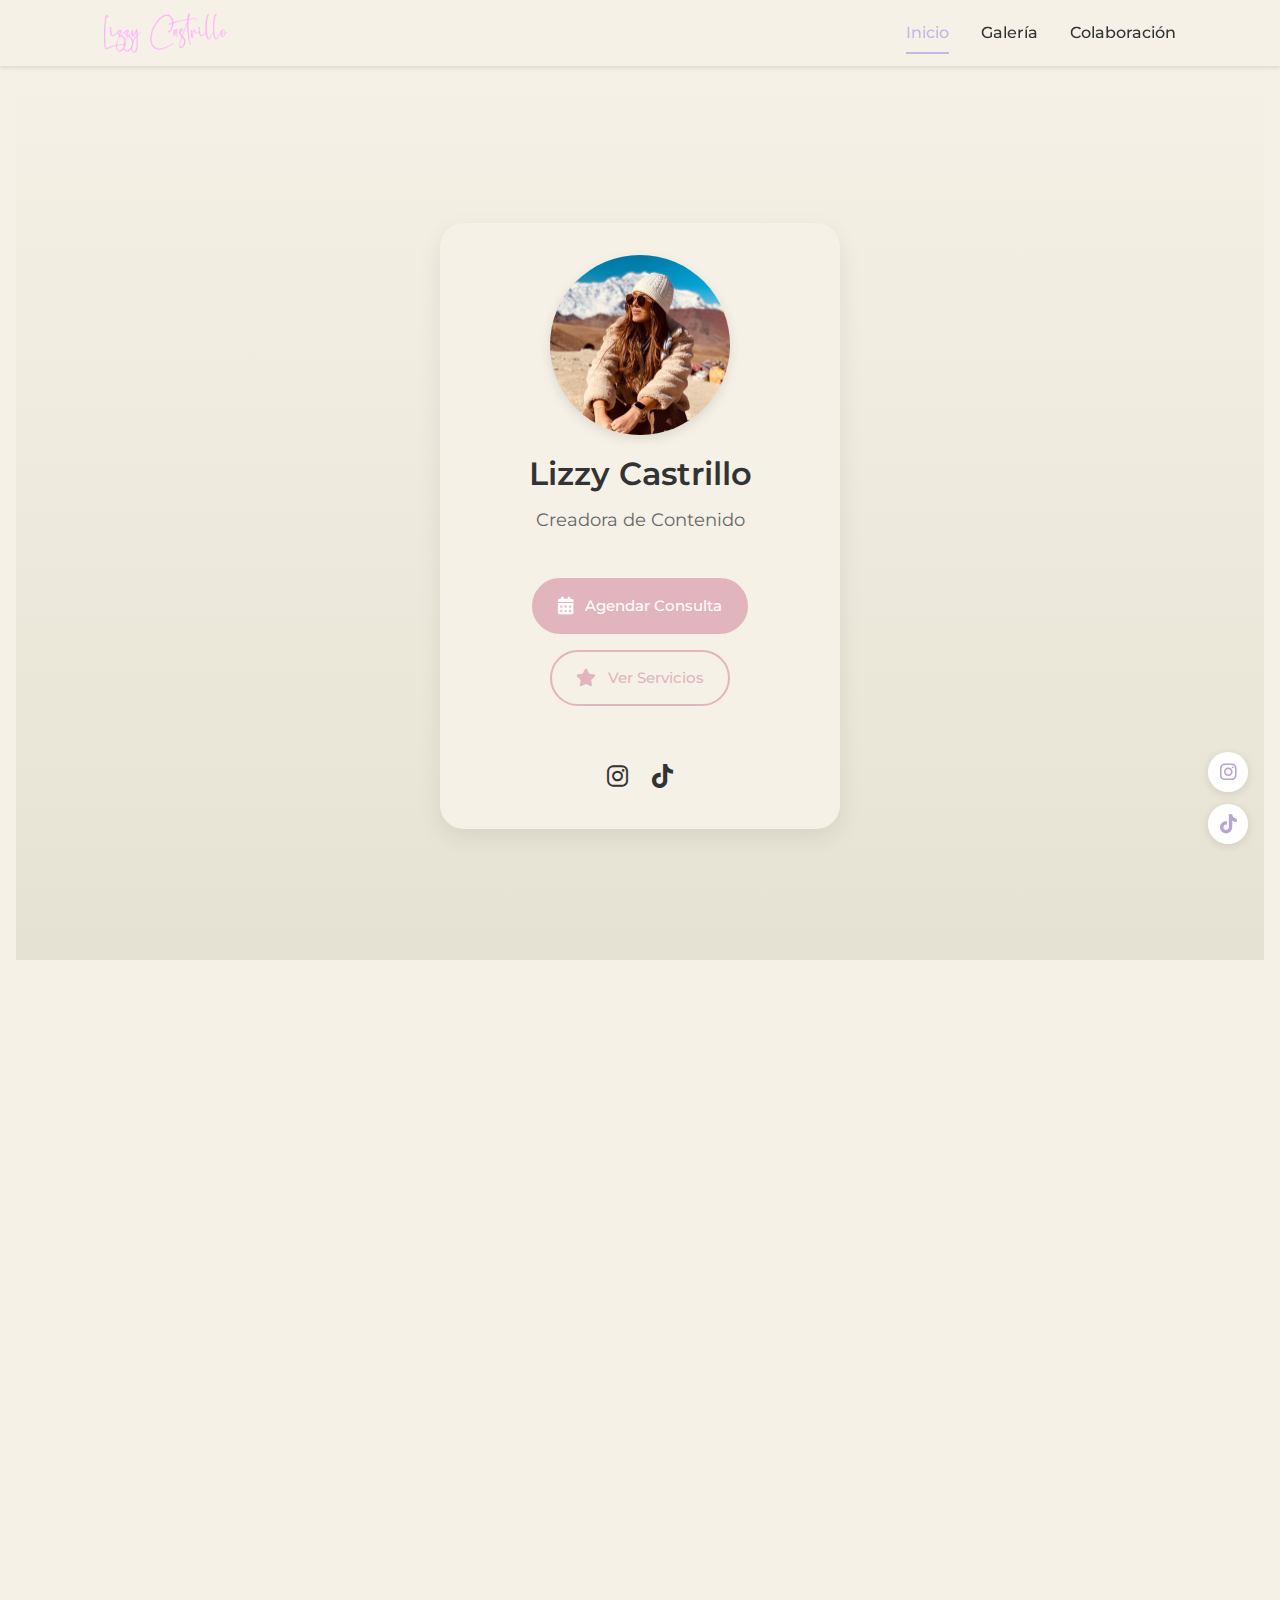
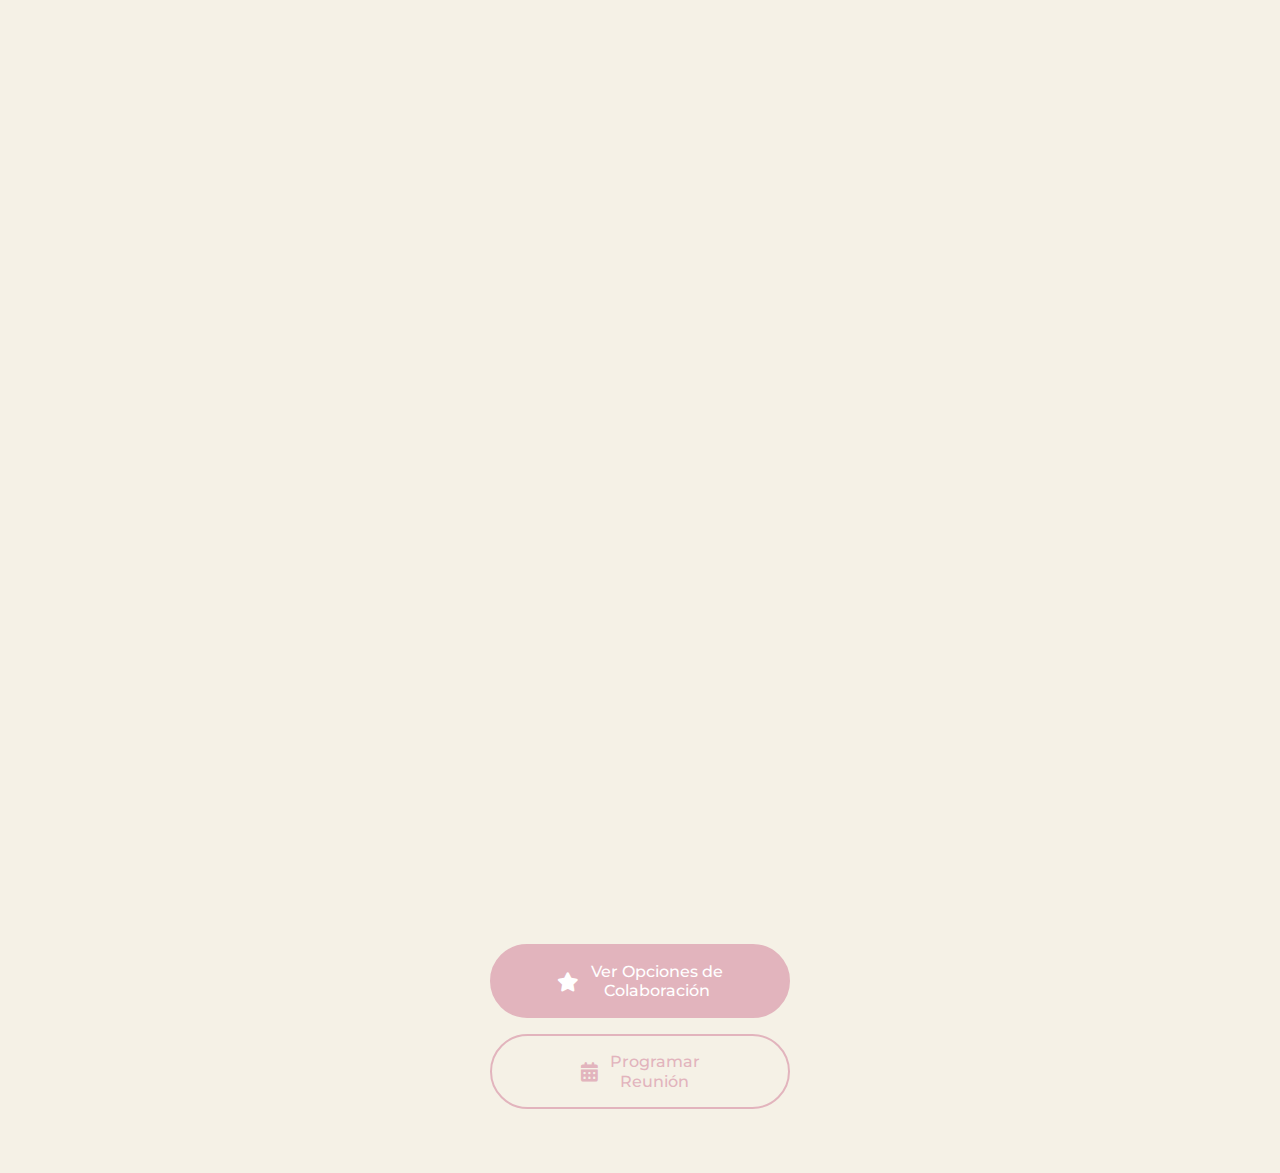
<file: index.html>
<!DOCTYPE html>
<html lang="es">
<head>
    <meta charset="UTF-8">
    <meta name="viewport" content="width=device-width, initial-scale=1.0">
    <title>Lizzy Castrillo | Creadora de Contenido</title>
    <meta name="description" content="Lizzy Castrillo - Influencer y Creadora de Contenido. Estilo de vida, moda y narrativas auténticas.">
    
    <!-- Preload critical assets -->
    <link rel="preload" href="css/styles.css" as="style">
    <link rel="preload" href="https://fonts.googleapis.com/css2?family=Montserrat:wght@300;400;500;600&display=swap" as="style">
    
    <!-- Stylesheets -->
    <link rel="stylesheet" href="css/styles.css">
    <link rel="stylesheet" href="https://fonts.googleapis.com/css2?family=Montserrat:wght@300;400;500;600&display=swap">
    <link rel="stylesheet" href="https://cdnjs.cloudflare.com/ajax/libs/font-awesome/6.0.0/css/all.min.css">
    <style>
        body {
            padding-top: 60px;
        }
    </style>
</head>
<body>
    <div class="app-container">
        <!-- Navigation -->
        <nav class="main-nav">
            <div class="nav-content">
                <a href="index.html" class="nav-brand">
                    <img src="assets/images/logo.png" alt="Liz Castrillo Logo">
                </a>
                <button class="menu-toggle" aria-label="Toggle Menu">
                    <i class="fas fa-bars"></i>
                </button>
                <div class="nav-menu">
                    <a href="index.html" class="active">Inicio</a>
                    <a href="portfolio.html">Galería</a>
                    <a href="pricing.html">Colaboración</a>
                </div>
            </div>
        </nav>

        <!-- Hero Section -->
        <section id="hero" class="scroll-section hero">
            <div class="hero-content scroll-reveal">
                <div class="profile-container">
                    <div class="profile-image loading">
                        <img src="assets/images/profile.jpg" 
                             alt="Lizzy Castrillo" 
                             loading="eager"
                             onload="this.parentElement.classList.remove('loading')">
                    </div>
                </div>
                <h1>Lizzy Castrillo</h1>
                <p class="subtitle">Creadora de Contenido</p>
                <div class="hero-cta">
                    <a href="https://cal.com/lizcastrillo" class="hero-button primary" target="_blank" rel="noopener noreferrer">
                        <i class="fas fa-calendar-alt"></i>
                        Agendar Consulta
                    </a>
                    <a href="pricing.html" class="hero-button secondary">
                        <i class="fas fa-star"></i>
                        Ver Servicios
                    </a>
                </div>
                <div class="hero-social">
                    <a href="https://www.instagram.com/lizzy_castrillo/" target="_blank" rel="noopener noreferrer" aria-label="Instagram">
                        <i class="fab fa-instagram"></i>
                    </a>
                    <a href="https://www.tiktok.com/@lizcas77" target="_blank" rel="noopener noreferrer" aria-label="TikTok">
                        <i class="fab fa-tiktok"></i>
                    </a>
                </div>
            </div>
        </section>

        <!-- Social Links -->
        <section class="social-links">
            <a href="https://www.instagram.com/lizzy_castrillo/" class="social-icon" target="_blank" rel="noopener noreferrer" aria-label="Instagram">
                <i class="fab fa-instagram"></i>
            </a>
            <a href="https://www.tiktok.com/@lizcas77" class="social-icon" target="_blank" rel="noopener noreferrer" aria-label="TikTok">
                <i class="fab fa-tiktok"></i>
            </a>
        </section>

        <!-- Media Grid -->
        <section id="work" class="scroll-section">
            <div class="container">
                <div class="media-grid">
                    <div class="grid-item">
                        <img src="assets/images/content/content-1.jpg" alt="Contenido de Liz Castrillo 1" loading="lazy">
                    </div>
                    <div class="grid-item">
                        <img src="assets/images/content/content-2.jpg" alt="Contenido de Liz Castrillo 2" loading="lazy">
                    </div>
                    <div class="grid-item">
                        <img src="assets/images/content/content-3.jpg" alt="Contenido de Liz Castrillo 3" loading="lazy">
                    </div>
                    <div class="grid-item">
                        <img src="assets/images/content/content-4.jpg" alt="Contenido de Liz Castrillo 4" loading="lazy">
                    </div>
                    <div class="grid-item">
                        <img src="assets/images/content/content-5.jpg" alt="Contenido de Liz Castrillo 5" loading="lazy">
                    </div>
                    <div class="grid-item">
                        <img src="assets/images/content/content-6.jpg" alt="Contenido de Liz Castrillo 6" loading="lazy">
                    </div>
                    <div class="grid-item">
                        <img src="assets/images/content/content-7.jpg" alt="Contenido de Liz Castrillo 7" loading="lazy">
                    </div>
                    <div class="grid-item">
                        <img src="assets/images/content/content-8.jpg" alt="Contenido de Liz Castrillo 8" loading="lazy">
                    </div>
                    <div class="grid-item">
                        <img src="assets/images/content/content-9.jpg" alt="Contenido de Liz Castrillo 9" loading="lazy">
                    </div>
                </div>
            </div>
        </section>

        <!-- Call to Action -->
        <section class="cta-section">
            <a href="pricing.html" class="cta-button cta-primary">
                <i class="fas fa-star"></i>
                Ver Opciones de
                <br>Colaboración
            </a>
            <a href="https://cal.com/lizcastrillo" class="cta-button cta-secondary" target="_blank" rel="noopener noreferrer">
                <i class="fas fa-calendar-alt"></i>
                Programar
                <br>Reunión
            </a>
        </section>
    </div>

    <!-- Minimal JavaScript for performance -->
    <script src="js/main.js" defer></script>
</body>
</html>
</file>
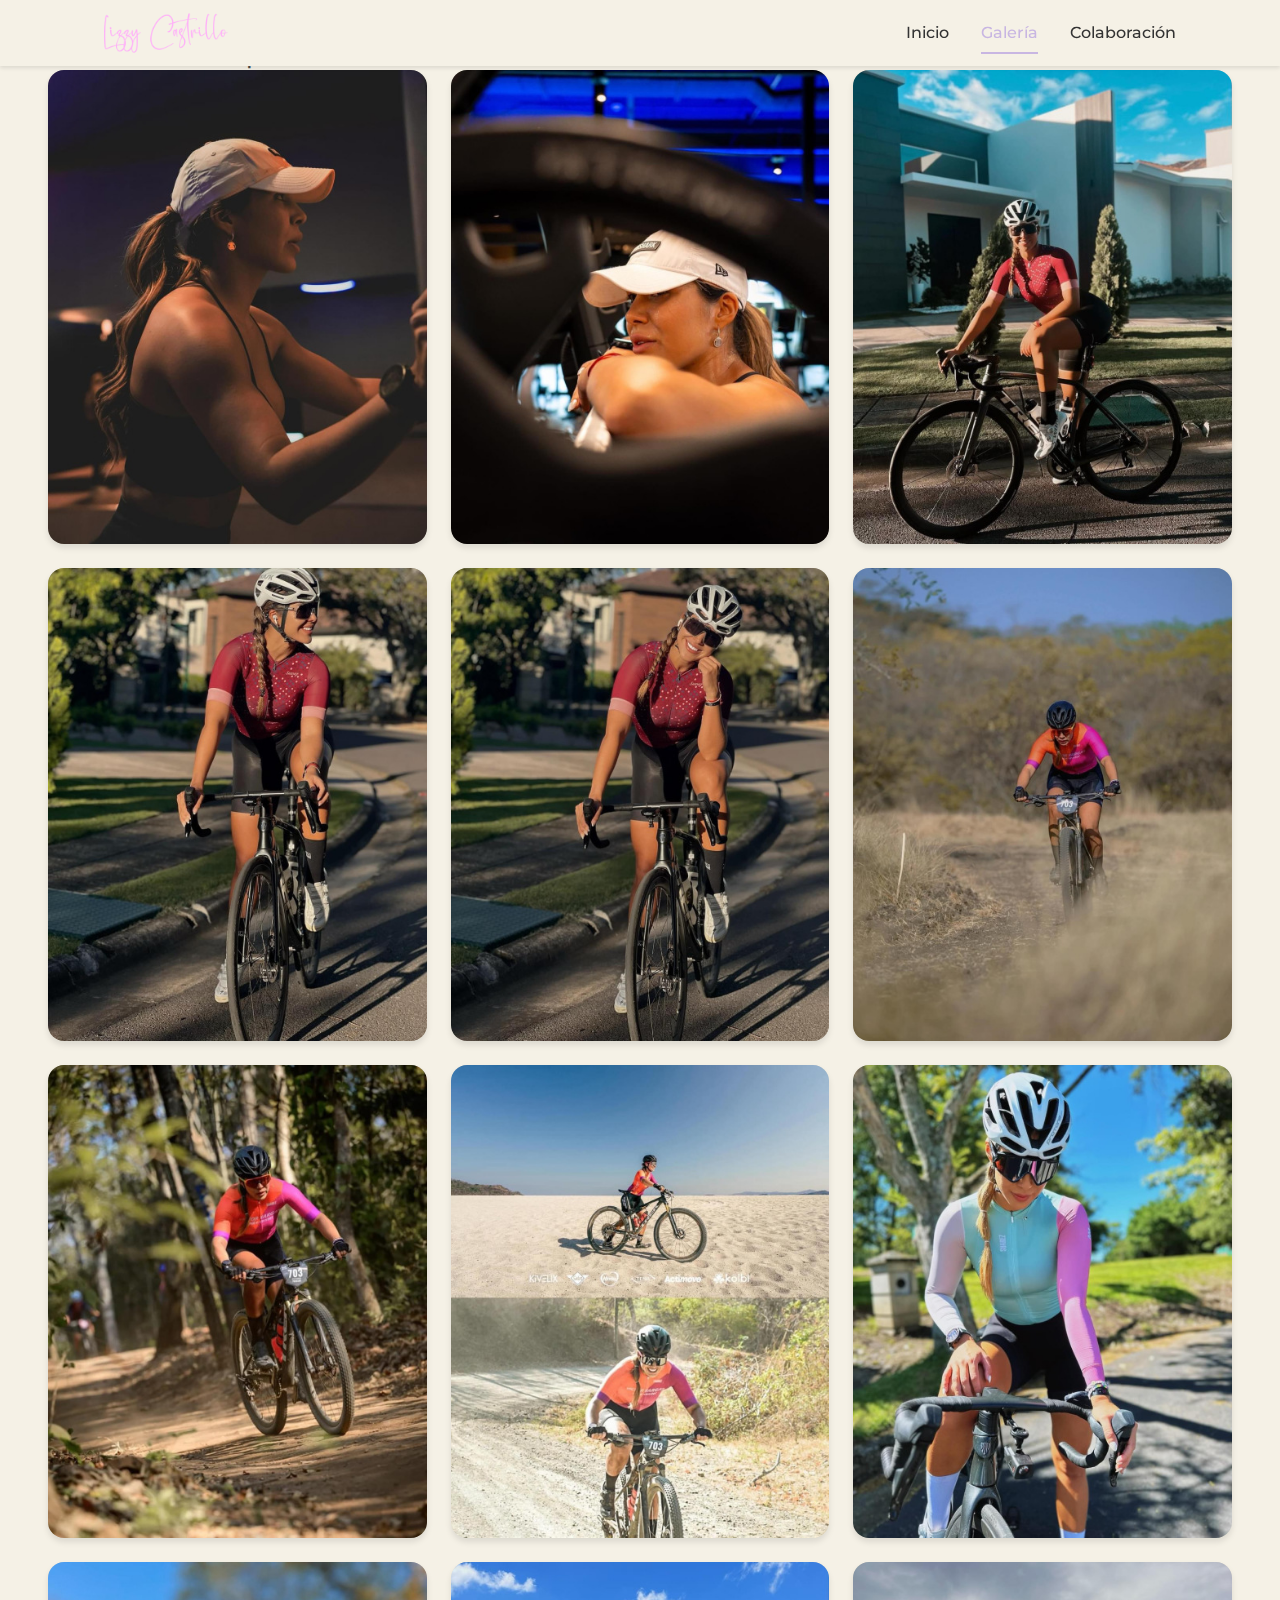
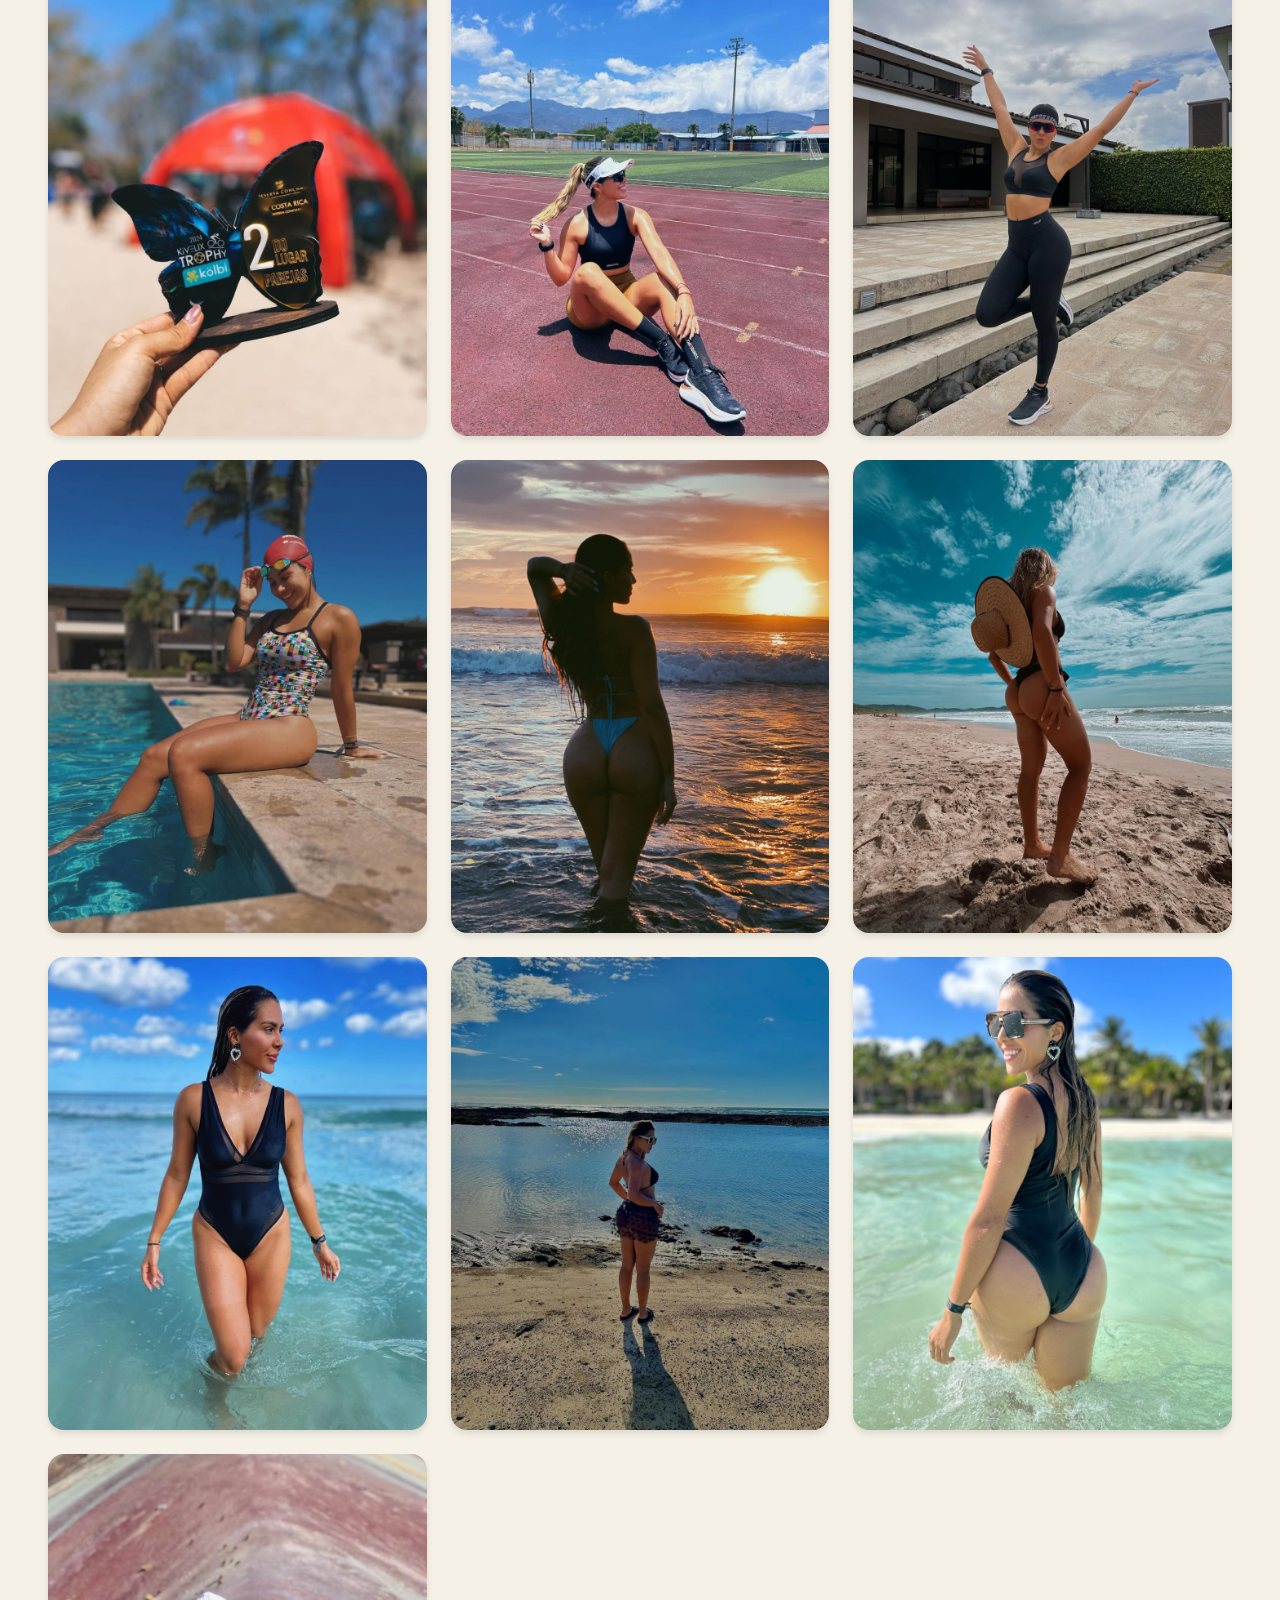
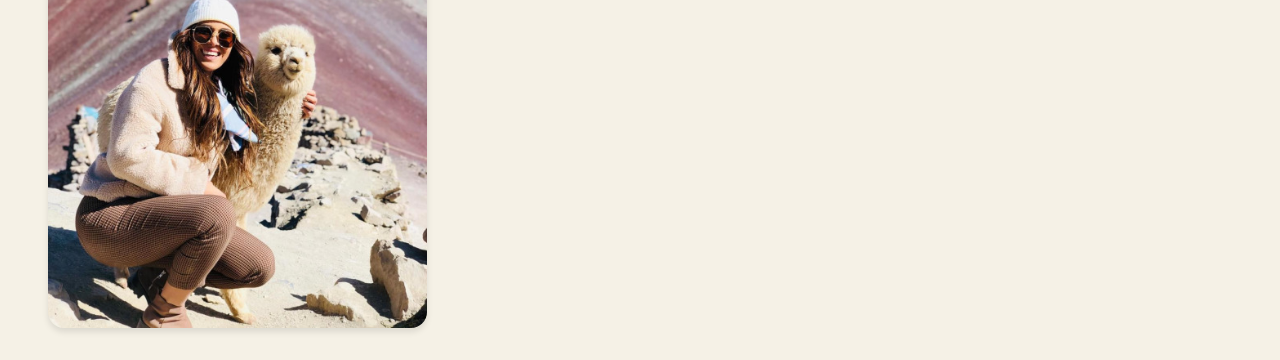
<file: portfolio.html>
<!DOCTYPE html>
<html lang="es">
<head>
    <meta charset="UTF-8">
    <meta name="viewport" content="width=device-width, initial-scale=1.0">
    <title>Galería | Lizzy Castrillo</title>
    <meta name="description" content="Galería completa de contenido de Lizzy Castrillo - Influencer y Creadora de Contenido">
    
    <!-- Stylesheets -->
    <link rel="stylesheet" href="css/styles.css">
    <link rel="stylesheet" href="https://fonts.googleapis.com/css2?family=Montserrat:wght@300;400;500;600&display=swap">
    <link rel="stylesheet" href="https://cdnjs.cloudflare.com/ajax/libs/font-awesome/6.0.0/css/all.min.css">
</head>
<body>
    <div class="app-container">
        <!-- Navigation -->
        <nav class="main-nav">
            <div class="nav-content">
                <a href="index.html" class="nav-brand">
                    <img src="assets/images/logo.png" alt="Liz Castrillo Logo">
                </a>
                <button class="menu-toggle" aria-label="Toggle Menu">
                    <i class="fas fa-bars"></i>
                </button>
                <div class="nav-menu">
                    <a href="index.html">Inicio</a>
                    <a href="portfolio.html" class="active">Galería</a>
                    <a href="pricing.html">Colaboración</a>
                </div>
            </div>
        </nav>

        <!-- Full Gallery -->
        <section id="gallery" class="scroll-section">
            <div class="container">
                <h1>Galería Completa</h1>
                <div class="media-grid">
                    <!-- All 19 images -->
                    <div class="grid-item">
                        <img src="assets/images/content/content-1.jpg" alt="Contenido de Liz Castrillo 1" loading="lazy">
                    </div>
                    <!-- Repeat for content-2 through content-19 -->
                    <div class="grid-item">
                        <img src="assets/images/content/content-2.jpg" alt="Contenido de Liz Castrillo 2" loading="lazy">
                    </div>
                    <div class="grid-item">
                        <img src="assets/images/content/content-3.jpg" alt="Contenido de Liz Castrillo 3" loading="lazy">
                    </div>
                    <div class="grid-item">
                        <img src="assets/images/content/content-4.jpg" alt="Contenido de Liz Castrillo 4" loading="lazy">
                    </div>
                    <div class="grid-item">
                        <img src="assets/images/content/content-5.jpg" alt="Contenido de Liz Castrillo 5" loading="lazy">
                    </div>
                    <div class="grid-item">
                        <img src="assets/images/content/content-6.jpg" alt="Contenido de Liz Castrillo 6" loading="lazy">
                    </div>
                    <div class="grid-item">
                        <img src="assets/images/content/content-7.jpg" alt="Contenido de Liz Castrillo 7" loading="lazy">
                    </div>
                    <div class="grid-item">
                        <img src="assets/images/content/content-8.jpg" alt="Contenido de Liz Castrillo 8" loading="lazy">
                    </div>
                    <div class="grid-item">
                        <img src="assets/images/content/content-9.jpg" alt="Contenido de Liz Castrillo 9" loading="lazy">
                    </div>
                    <div class="grid-item">
                        <img src="assets/images/content/content-10.jpg" alt="Contenido de Liz Castrillo 10" loading="lazy">
                    </div>
                    <div class="grid-item">
                        <img src="assets/images/content/content-11.jpg" alt="Contenido de Liz Castrillo 11" loading="lazy">
                    </div>
                    <div class="grid-item">
                        <img src="assets/images/content/content-12.jpg" alt="Contenido de Liz Castrillo 12" loading="lazy">
                    </div>
                    <div class="grid-item">
                        <img src="assets/images/content/content-13.jpg" alt="Contenido de Liz Castrillo 13" loading="lazy">
                    </div>
                    <div class="grid-item">
                        <img src="assets/images/content/content-14.jpg" alt="Contenido de Liz Castrillo 14" loading="lazy">
                    </div>
                    <div class="grid-item">
                        <img src="assets/images/content/content-15.jpg" alt="Contenido de Liz Castrillo 15" loading="lazy">
                    </div>
                    <div class="grid-item">
                        <img src="assets/images/content/content-16.jpg" alt="Contenido de Liz Castrillo 16" loading="lazy">
                    </div>
                    <div class="grid-item">
                        <img src="assets/images/content/content-17.jpg" alt="Contenido de Liz Castrillo 17" loading="lazy">
                    </div>
                    <div class="grid-item">
                        <img src="assets/images/content/content-18.jpg" alt="Contenido de Liz Castrillo 18" loading="lazy">
                    </div>
                    <div class="grid-item">
                        <img src="assets/images/content/content-19.jpg" alt="Contenido de Liz Castrillo 19" loading="lazy">
                    </div>
                </div>
            </div>
        </section>
    </div>

    <!-- JavaScript -->
    <script src="js/main.js" defer></script>
</body>
</html>
</file>
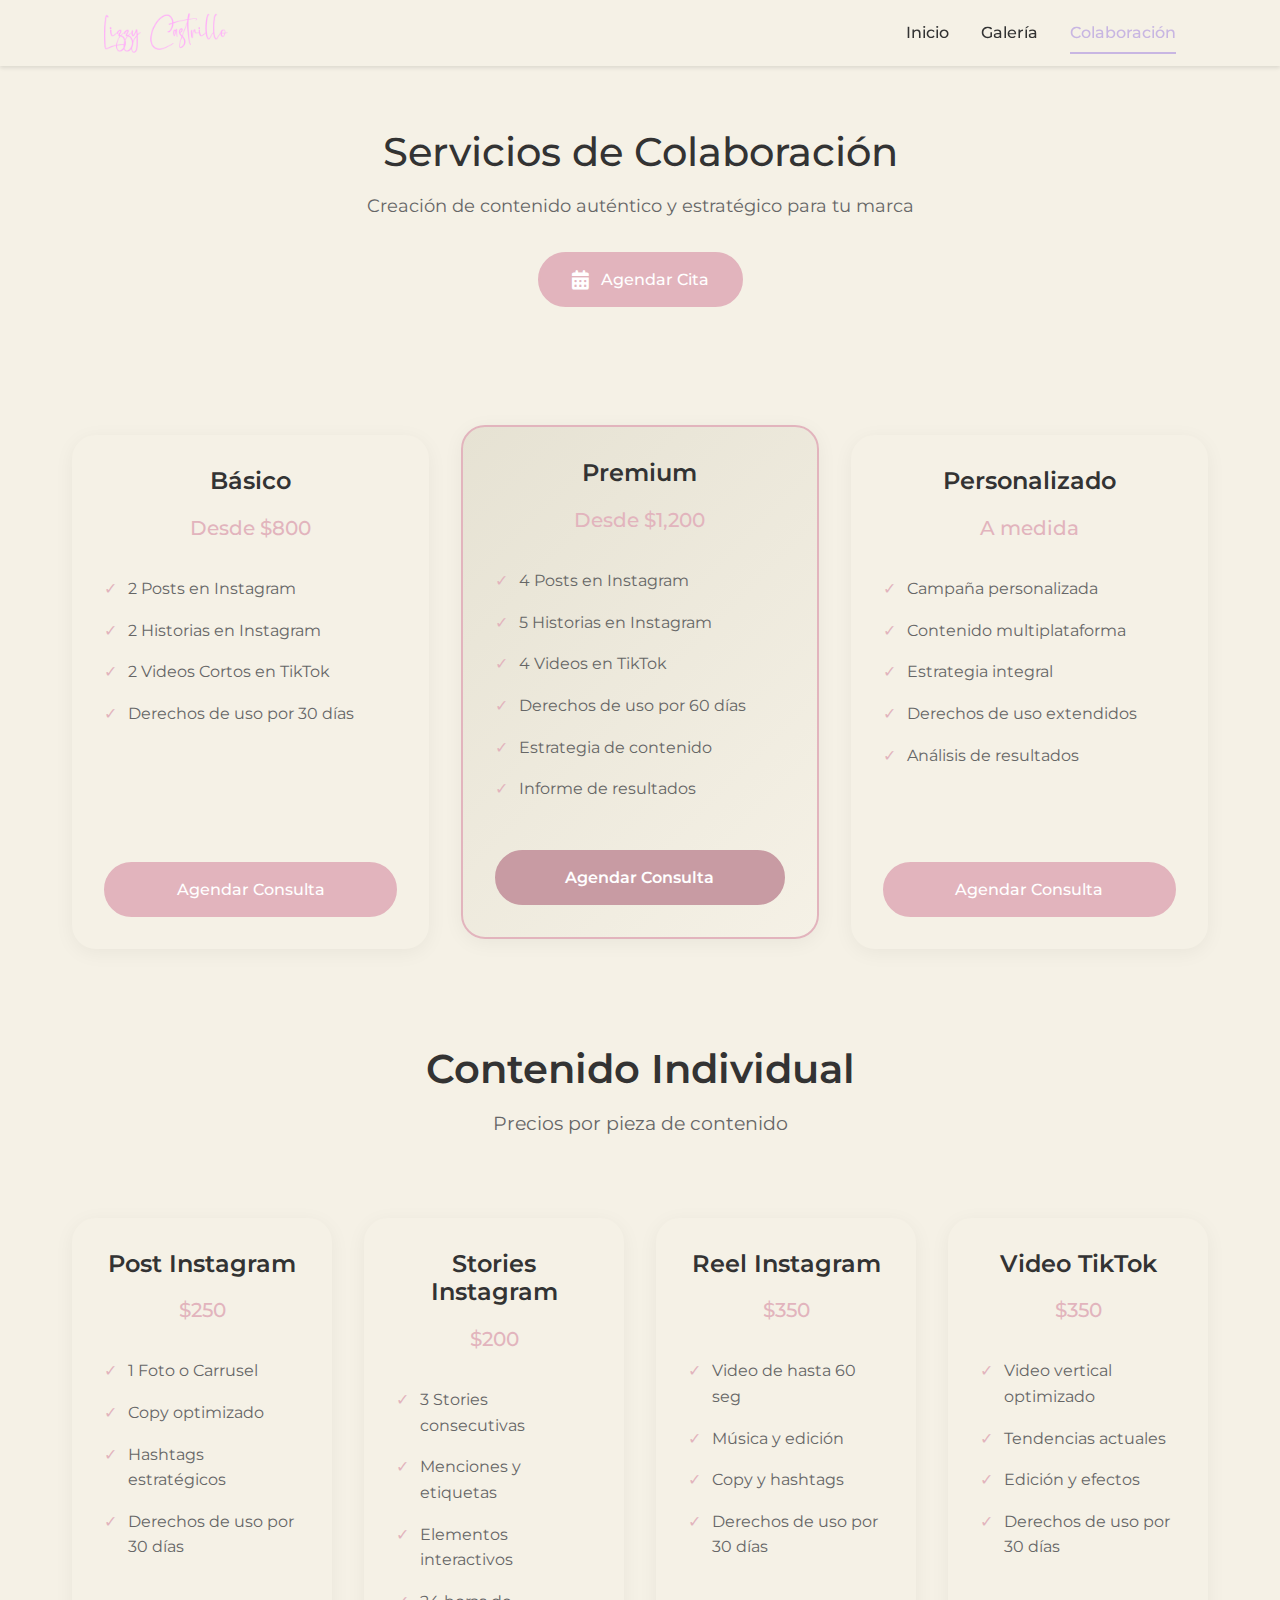
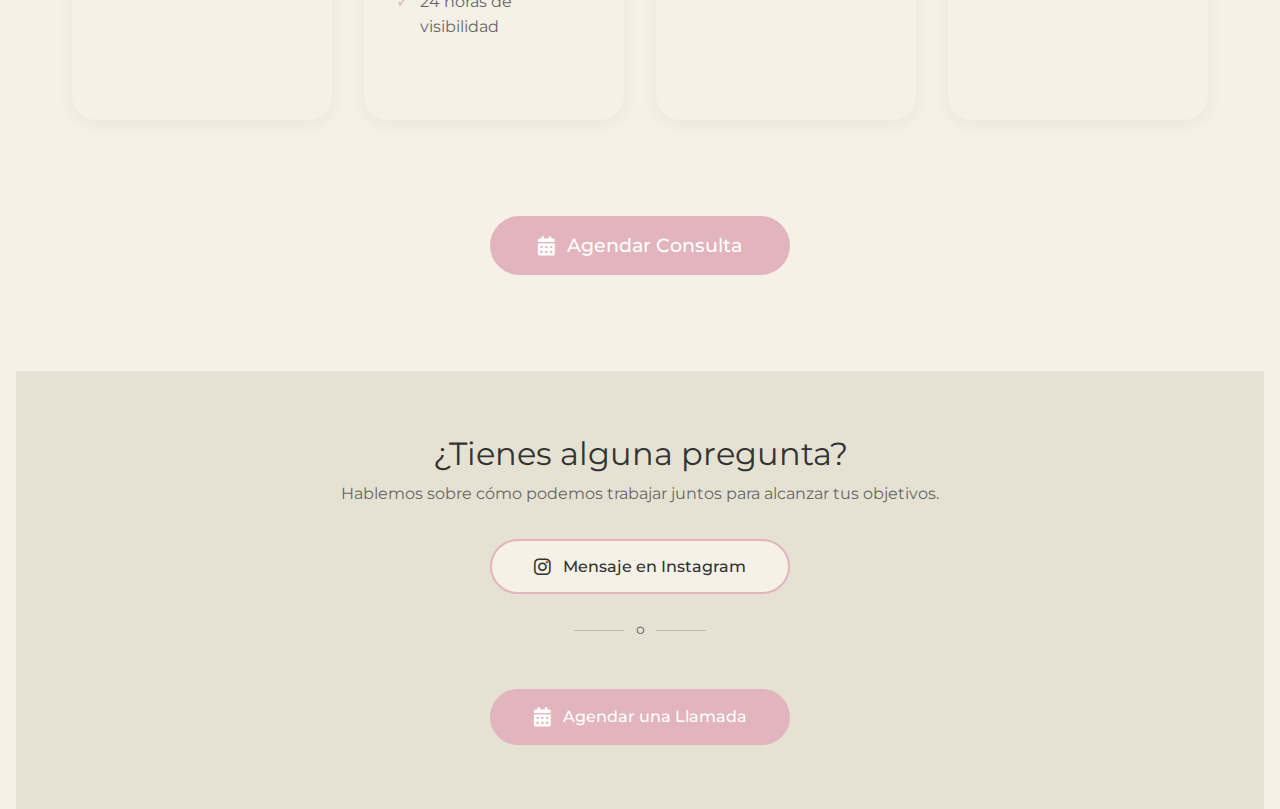
<file: pricing.html>
<!DOCTYPE html>
<html lang="es">
<head>
    <meta charset="UTF-8">
    <meta name="viewport" content="width=device-width, initial-scale=1.0">
    <title>Colaboración | Lizzy Castrillo</title>
    <meta name="description" content="Opciones de colaboración con Lizzy Castrillo - Creadora de contenido e influencer">
    
    <!-- Stylesheets -->
    <link rel="stylesheet" href="css/styles.css">
    <link rel="stylesheet" href="https://fonts.googleapis.com/css2?family=Montserrat:wght@300;400;500;600&display=swap">
    <link rel="stylesheet" href="https://cdnjs.cloudflare.com/ajax/libs/font-awesome/6.0.0/css/all.min.css">
</head>
<body>
    <div class="app-container">
        <!-- Navigation -->
        <nav class="main-nav">
            <div class="nav-content">
                <a href="index.html" class="nav-brand">
                    <img src="assets/images/logo.png" alt="Lizzy Castrillo Logo">
                </a>
                <button class="menu-toggle" aria-label="Toggle Menu">
                    <i class="fas fa-bars"></i>
                </button>
                <div class="nav-menu">
                    <a href="index.html">Inicio</a>
                    <a href="portfolio.html">Galería</a>
                    <a href="pricing.html" class="active">Colaboración</a>
                </div>
            </div>
        </nav>

        <!-- Collaboration Header -->
        <header class="pricing-header">
            <h1>Servicios de Colaboración</h1>
            <p>Creación de contenido auténtico y estratégico para tu marca</p>
            
            <!-- Top CTA Section -->
            <div class="top-cta-section">
                <div class="cta-buttons">
                    <a href="https://cal.com/lizcastrillo" class="cta-button cta-primary" target="_blank" rel="noopener noreferrer">
                        <i class="fas fa-calendar-alt"></i>
                        Agendar Cita
                    </a>
                </div>
            </div>
        </header>

        <!-- Pricing Grid -->
        <section class="pricing-grid" id="pricing-grid">
            <!-- Basic Package -->
            <div class="pricing-card">
                <h3>Básico</h3>
                <div class="price">Desde $800</div>
                <ul class="features">
                    <li>2 Posts en Instagram</li>
                    <li>2 Historias en Instagram</li>
                    <li>2 Videos Cortos en TikTok</li>
                    <li>Derechos de uso por 30 días</li>
                </ul>
                <a href="https://cal.com/lizcastrillo" class="cta-button cta-primary" target="_blank" rel="noopener noreferrer">Agendar Consulta</a>
            </div>

            <!-- Premium Package -->
            <div class="pricing-card featured">
                <h3>Premium</h3>
                <div class="price">Desde $1,200</div>
                <ul class="features">
                    <li>4 Posts en Instagram</li>
                    <li>5 Historias en Instagram</li>
                    <li>4 Videos en TikTok</li>
                    <li>Derechos de uso por 60 días</li>
                    <li>Estrategia de contenido</li>
                    <li>Informe de resultados</li>
                </ul>
                <a href="https://cal.com/lizcastrillo" class="cta-button cta-primary" target="_blank" rel="noopener noreferrer">Agendar Consulta</a>
            </div>

            <!-- Custom Package -->
            <div class="pricing-card">
                <h3>Personalizado</h3>
                <div class="price">A medida</div>
                <ul class="features">
                    <li>Campaña personalizada</li>
                    <li>Contenido multiplataforma</li>
                    <li>Estrategia integral</li>
                    <li>Derechos de uso extendidos</li>
                    <li>Análisis de resultados</li>
                </ul>
                <a href="https://cal.com/lizcastrillo" class="cta-button cta-primary" target="_blank" rel="noopener noreferrer">Agendar Consulta</a>
            </div>
        </section>

        <!-- Individual Content Pricing -->
        <section class="individual-pricing">
            <div class="section-header">
                <h2>Contenido Individual</h2>
                <p>Precios por pieza de contenido</p>
            </div>
            
            <div class="pricing-grid">
                <!-- Instagram Post -->
                <div class="pricing-card">
                    <h3>Post Instagram</h3>
                    <div class="price">$250</div>
                    <ul class="features">
                        <li>1 Foto o Carrusel</li>
                        <li>Copy optimizado</li>
                        <li>Hashtags estratégicos</li>
                        <li>Derechos de uso por 30 días</li>
                    </ul>
                </div>

                <!-- Instagram Stories -->
                <div class="pricing-card">
                    <h3>Stories Instagram</h3>
                    <div class="price">$200</div>
                    <ul class="features">
                        <li>3 Stories consecutivas</li>
                        <li>Menciones y etiquetas</li>
                        <li>Elementos interactivos</li>
                        <li>24 horas de visibilidad</li>
                    </ul>
                </div>

                <!-- Instagram Reel -->
                <div class="pricing-card">
                    <h3>Reel Instagram</h3>
                    <div class="price">$350</div>
                    <ul class="features">
                        <li>Video de hasta 60 seg</li>
                        <li>Música y edición</li>
                        <li>Copy y hashtags</li>
                        <li>Derechos de uso por 30 días</li>
                    </ul>
                </div>

                <!-- TikTok Video -->
                <div class="pricing-card">
                    <h3>Video TikTok</h3>
                    <div class="price">$350</div>
                    <ul class="features">
                        <li>Video vertical optimizado</li>
                        <li>Tendencias actuales</li>
                        <li>Edición y efectos</li>
                        <li>Derechos de uso por 30 días</li>
                    </ul>
                </div>
            </div>

            <div class="section-cta">
                <a href="https://cal.com/lizcastrillo" class="cta-button cta-primary" target="_blank" rel="noopener noreferrer">
                    <i class="fas fa-calendar-alt"></i>
                    Agendar Consulta
                </a>
            </div>
        </section>

        <!-- Contact Info -->
        <section class="contact-info">
            <h2>¿Tienes alguna pregunta?</h2>
            <p>Hablemos sobre cómo podemos trabajar juntos para alcanzar tus objetivos.</p>
            <div class="contact-buttons">
                <a href="https://instagram.com/lizzy_castrillo" class="cta-button instagram" target="_blank" rel="noopener noreferrer">
                    <i class="fab fa-instagram"></i>
                    Mensaje en Instagram
                </a>
                <p class="contact-divider">o</p>
                <a href="https://cal.com/lizcastrillo" class="cta-button schedule" target="_blank" rel="noopener noreferrer">
                    <i class="fas fa-calendar-alt"></i>
                    Agendar una Llamada
                </a>
            </div>
        </section>
    </div>

    <!-- JavaScript -->
    <script src="js/main.js" defer></script>
</body>
</html>
</file>
<file: css/styles.css>
:root {
    --background-primary: #ffffff;
    --background-secondary: #f5f5f5;
    --menu-background: #faf4f5;
    --menu-hover: #f5e6e8;
    --text-primary: #333333;
    --text-secondary: #666666;
    --accent-color: #e2b4bd;
    --accent-dark: #c89ba3;
    --violet-pastel: #C8B6E2;  /* Soft violet */
    --purple-pastel: #B6A4D4;  /* Muted purple */
    --brown-pastel: #C4A484;   /* Soft earth brown */
    --greige: #E6E2D3;         /* Greyish beige */
    
    /* Supporting Colors */
    --cream: #F5F1E6;          /* Light cream background */
    --mauve: #967AA1;          /* Deeper accent */
    --sage: #B2BEA9;           /* Earthy green accent */
    --taupe: #A68F7B;          /* Warm neutral */
    
    /* Text Colors */
    --text-dark: #4A4A4A;      /* Soft black for main text */
    --text-light: #7A7A7A;     /* For secondary text */
    
    /* Functional Colors */
    --background-primary: var(--cream);
    --background-secondary: var(--greige);
    --accent-primary: var(--violet-pastel);
    --accent-secondary: var(--purple-pastel);
    --accent-tertiary: var(--brown-pastel);
    
    /* Other Variables */
    --spacing-unit: 1rem;
    --transition-speed: 0.6s;
}

* {
    margin: 0;
    padding: 0;
    box-sizing: border-box;
}

html {
    scroll-behavior: smooth;
}

body {
    font-family: 'Montserrat', sans-serif;
    line-height: 1.6;
    color: var(--text-dark);
    background-color: var(--background-primary);
    overflow-x: hidden;
}

.app-container {
    max-width: 1400px;
    margin: 0 auto;
    padding: 0 1rem;
}

@media (max-width: 767px) {
    .app-container {
        padding: 0 0.75rem;
    }
}

/* Typography */
h1, h2, h3 {
    font-weight: 400;
    line-height: 1.2;
}

.visually-hidden {
    position: absolute;
    width: 1px;
    height: 1px;
    padding: 0;
    margin: -1px;
    overflow: hidden;
    clip: rect(0, 0, 0, 0);
    border: 0;
}

/* Smooth Scroll Sections */
.scroll-section {
    min-height: 100vh;
    display: flex;
    align-items: center;
    justify-content: center;
    position: relative;
    padding: 2rem;
}

/* Hero Section */
.hero {
    min-height: 100vh;
    display: flex;
    align-items: center;
    justify-content: center;
    padding: 6rem 1rem 4rem;
    background: linear-gradient(
        to bottom,
        var(--background-primary),
        var(--background-secondary)
    );
}

.hero-content {
    background: var(--background-primary);
    padding: 2rem;
    border-radius: 24px;
    box-shadow: 0 8px 24px rgba(0, 0, 0, 0.08);
    text-align: center;
    max-width: 400px;
    margin: 0 auto;
    display: flex;
    flex-direction: column;
    align-items: center;
    gap: 1.25rem;
}

.profile-container {
    width: 180px;
    height: 180px;
    margin: 0 auto;
    position: relative;
}

.profile-image {
    width: 100%;
    height: 100%;
    border-radius: 50%;
    overflow: hidden;
    box-shadow: 0 4px 12px rgba(0, 0, 0, 0.1);
    background: var(--background-secondary);
}

.profile-image img {
    width: 100%;
    height: 100%;
    object-fit: cover;
    object-position: center;
    transition: transform 0.3s ease;
}

.hero-content h1 {
    font-size: 2rem;
    color: var(--text-primary);
    margin: 0;
    font-weight: 600;
}

.hero-content .subtitle {
    color: var(--text-secondary);
    font-size: 1.1rem;
    margin: -0.5rem 0 0 0;
    font-weight: 400;
}

.hero-social {
    display: flex;
    gap: 1.5rem;
    margin-top: 0.5rem;
}

.hero-social a {
    color: var(--text-primary);
    font-size: 1.5rem;
    transition: all 0.3s ease;
}

.hero-social a:hover {
    color: var(--accent-color);
    transform: translateY(-2px);
}

/* Common Button Styles */
.hero-button,
.cta-button {
    display: inline-flex;
    align-items: center;
    justify-content: center;
    gap: 0.75rem;
    padding: 0.875rem 1.5rem;
    border-radius: 50px;
    font-weight: 500;
    font-size: 0.95rem;
    text-decoration: none;
    transition: all 0.3s ease;
    min-width: 180px;
}

.hero-button i,
.cta-button i {
    font-size: 1.1rem;
}

/* Primary Button Style */
.hero-button.primary,
.cta-button.cta-primary {
    background: var(--accent-color);
    color: white;
    border: 2px solid var(--accent-color);
}

.hero-button.primary:hover,
.cta-button.cta-primary:hover {
    background: var(--accent-dark);
    border-color: var(--accent-dark);
    transform: translateY(-2px);
    box-shadow: 0 4px 12px rgba(226, 180, 189, 0.3);
}

/* Secondary Button Style */
.hero-button.secondary,
.cta-button.cta-secondary {
    background: transparent;
    color: var(--accent-color);
    border: 2px solid var(--accent-color);
}

.hero-button.secondary:hover,
.cta-button.cta-secondary:hover {
    background: var(--accent-color);
    color: white;
    transform: translateY(-2px);
    box-shadow: 0 4px 12px rgba(226, 180, 189, 0.2);
}

/* Mobile Styles */
@media (max-width: 767px) {
    .hero-button,
    .cta-button {
        width: 100%;
        min-width: auto;
        padding: 0.75rem 1rem;
        font-size: 0.9rem;
    }
    
    .hero-cta,
    .cta-buttons {
        flex-direction: column;
        gap: 0.75rem;
        padding: 0 1rem;
    }
}

/* Hero CTA Buttons */
.hero-cta {
    display: flex;
    gap: 1rem;
    margin: 1.5rem 0;
    flex-wrap: wrap;
    justify-content: center;
}

/* Media Grid Styling */
#work {
    padding: 2rem 1rem;
    width: 100%;
    display: flex;
    flex-direction: column;
    align-items: center;
    background: var(--background-primary);
}

#work .container {
    width: 100%;
    max-width: 1200px;
    margin: 0 auto;
    display: flex;
    flex-direction: column;
    align-items: center;
}

#work h2 {
    text-align: center;
    margin-bottom: 3rem;
    color: var(--text-primary);
    font-size: 2.5rem;
    font-weight: 500;
    position: relative;
    padding-bottom: 1rem;
}

#work h2::after {
    content: '';
    position: absolute;
    bottom: 0;
    left: 50%;
    transform: translateX(-50%);
    width: 60px;
    height: 2px;
    background: var(--accent-primary);
}

.media-grid {
    display: grid;
    gap: 1.5rem;
    width: 100%;
}

.grid-item {
    position: relative;
    width: 100%;
    aspect-ratio: 4/5;
    overflow: hidden;
    border-radius: 16px;
    background: var(--background-secondary);
    transform: translateY(30px);
    opacity: 0;
    transition: all 0.8s cubic-bezier(0.4, 0, 0.2, 1);
    box-shadow: 0 4px 6px rgba(0, 0, 0, 0.1);
}

.grid-item.revealed {
    transform: translateY(0);
    opacity: 1;
}

.grid-item img {
    width: 100%;
    height: 100%;
    object-fit: cover;
    object-position: center;
    transition: transform 0.5s ease;
}

/* Loading animation */
.grid-item::before {
    content: '';
    position: absolute;
    inset: 0;
    background: linear-gradient(
        45deg,
        var(--background-secondary) 25%,
        var(--background-primary) 50%,
        var(--background-secondary) 75%
    );
    background-size: 200% 200%;
    animation: shimmer 1.5s infinite;
    opacity: 1;
    transition: opacity 0.3s ease;
}

.grid-item.loaded::before {
    opacity: 0;
}

@keyframes shimmer {
    0% {
        background-position: 200% 0;
    }
    100% {
        background-position: -200% 0;
    }
}

/* Hover effect */
@media (hover: hover) {
    .grid-item:hover img {
        transform: scale(1.05);
    }
    
    .grid-item {
        transition: transform 0.3s ease, box-shadow 0.3s ease;
    }
    
    .grid-item:hover {
        transform: translateY(-5px);
        box-shadow: 0 8px 12px rgba(0, 0, 0, 0.15);
    }
}

/* Mobile layout */
@media (max-width: 767px) {
    #work {
        padding: 1rem 0.5rem;
    }

    .media-grid {
        grid-template-columns: 1fr;
        gap: 1rem;
    }
}

/* Tablet layout */
@media (min-width: 768px) and (max-width: 1023px) {
    .media-grid {
        grid-template-columns: repeat(2, 1fr);
        gap: 1.25rem;
    }
}

/* Desktop layout */
@media (min-width: 1024px) {
    .media-grid {
        grid-template-columns: repeat(3, 1fr);
        gap: 1.5rem;
    }
}

/* Fixed Social Links */
.social-links {
    position: fixed;
    bottom: 2rem;
    right: 2rem;
    display: flex;
    flex-direction: column;
    gap: 0.75rem;
    z-index: 100;
    pointer-events: none; /* This ensures the container doesn't block interactions */
}

.social-icon {
    width: 2.5rem;
    height: 2.5rem;
    border-radius: 50%;
    background: rgba(255, 255, 255, 0.95);
    display: flex;
    align-items: center;
    justify-content: center;
    color: var(--purple-pastel);
    font-size: 1.2rem;
    box-shadow: 0 2px 10px rgba(0, 0, 0, 0.1);
    transition: all 0.3s ease;
    backdrop-filter: blur(5px);
    pointer-events: auto; /* Re-enable interactions for the buttons */
    text-decoration: none;
}

.social-icon:hover {
    transform: translateY(-2px);
    box-shadow: 0 4px 15px rgba(0, 0, 0, 0.15);
    color: var(--violet-pastel);
}

.packages-icon {
    background: var(--purple-pastel);
    color: white;
}

.packages-icon:hover {
    background: var(--violet-pastel);
    color: white;
}

/* Ensure buttons don't overlap with other content */
.cta-section {
    margin-bottom: 5rem; /* Add space for fixed social buttons */
    padding-bottom: 2rem;
}

.cta-section {
    display: flex;
    flex-direction: column;
    gap: 1rem;
    padding: 2rem 1rem;
    text-align: center;
    margin-bottom: 2rem;
}

/* Top CTA Section */
.top-cta-section {
    margin: 2rem 0;
}

.cta-buttons {
    display: flex;
    gap: 1rem;
    justify-content: center;
    align-items: center;
    flex-wrap: wrap;
}

.cta-buttons .cta-button {
    margin: 0;
    width: auto;
    min-width: 180px;
    max-width: none;
}

@media (max-width: 767px) {
    .top-cta-section {
        margin: 1.5rem 0;
    }

    .cta-buttons {
        flex-direction: column;
        gap: 1rem;
        padding: 0 1rem;
    }

    .cta-buttons .cta-button {
        width: 100%;
        min-width: auto;
    }
}

/* Navigation Styles */
.main-nav {
    background-color: var(--background-primary);
    padding: 0.75rem 0;
    position: fixed;
    width: 100%;
    top: 0;
    left: 0;
    z-index: 1000;
    box-shadow: 0 2px 4px rgba(0, 0, 0, 0.1);
}

.nav-content {
    max-width: 1200px;
    width: 100%;
    margin: 0 auto;
    display: flex;
    align-items: center;
    justify-content: space-between;
    padding: 0 2rem;
    box-sizing: border-box;
}

.nav-brand {
    display: flex;
    align-items: center;
    margin-right: auto;
}

.nav-brand img {
    height: 40px;
    width: auto;
    transition: transform 0.3s ease;
}

.nav-menu {
    display: flex;
    gap: 2rem;
    margin: 0;
    padding: 0;
    align-items: center;
}

.nav-menu a {
    color: var(--text-primary);
    text-decoration: none;
    font-size: 1rem;
    font-weight: 500;
    padding: 0.5rem 0;
    position: relative;
    transition: color 0.3s ease;
    white-space: nowrap;
}

.nav-menu a::after {
    content: '';
    position: absolute;
    width: 0;
    height: 2px;
    bottom: 0;
    left: 0;
    background-color: var(--accent-primary);
    transition: width 0.3s ease;
}

.nav-menu a:hover {
    color: var(--accent-primary);
}

.nav-menu a:hover::after {
    width: 100%;
}

.nav-menu a.active {
    color: var(--accent-primary);
}

.nav-menu a.active::after {
    width: 100%;
}

.menu-toggle {
    display: none;
    background: none;
    border: none;
    color: var(--text-primary);
    font-size: 1.5rem;
    cursor: pointer;
    padding: 0.5rem;
}

@media (min-width: 1201px) {
    .nav-content {
        padding: 0 4rem;
    }
}

@media (min-width: 769px) and (max-width: 1200px) {
    .nav-content {
        padding: 0 2rem;
    }
}

@media (max-width: 768px) {
    .nav-content {
        padding: 0 1rem;
    }

    .menu-toggle {
        display: block;
    }

    .nav-menu {
        position: fixed;
        top: 72px;
        left: 0;
        width: 100%;
        background-color: var(--background-primary);
        flex-direction: column;
        align-items: center;
        padding: 1rem;
        gap: 1rem;
        transform: translateY(-100%);
        opacity: 0;
        transition: all 0.3s ease;
        pointer-events: none;
        box-shadow: 0 2px 4px rgba(0, 0, 0, 0.1);
    }

    .nav-menu.active {
        transform: translateY(0);
        opacity: 1;
        pointer-events: all;
    }
}

/* Mobile Adjustments */
@media (max-width: 768px) {
    .social-links {
        bottom: 1rem;
        right: 1rem;
        gap: 0.75rem;
    }

    .social-icon {
        width: 2.25rem;
        height: 2.25rem;
        font-size: 1rem;
    }
}

/* Animations */
@keyframes fadeInUp {
    from {
        opacity: 0;
        transform: translateY(20px);
    }
    to {
        opacity: 1;
        transform: translateY(0);
    }
}

@keyframes scaleIn {
    from {
        opacity: 0;
        transform: scale(0.95);
    }
    to {
        opacity: 1;
        transform: scale(1);
    }
}

/* Collaboration Page Styles */
.collab-header {
    text-align: center;
    padding: 4rem 1.5rem 2rem;
    background: linear-gradient(to bottom, var(--background-secondary), var(--background-primary));
}

.collab-header h1 {
    font-size: 2.5rem;
    color: var(--text-primary);
    margin-bottom: 0.5rem;
}

.collab-header p {
    color: var(--text-secondary);
    font-size: 1.1rem;
}

.collab-options {
    padding: 2rem 1.5rem 4rem;
}

.collab-grid {
    display: grid;
    grid-template-columns: repeat(auto-fit, minmax(280px, 1fr));
    gap: 2rem;
    max-width: 1200px;
    margin: 0 auto;
    padding: 0 1rem;
}

.collab-card {
    background: var(--background-primary);
    border-radius: 24px;
    padding: 2rem;
    text-align: center;
    transition: all 0.3s ease;
    position: relative;
    display: flex;
    flex-direction: column;
    box-shadow: 0 4px 20px rgba(0, 0, 0, 0.05);
}

.collab-card.featured {
    background: linear-gradient(135deg, var(--background-secondary) 0%, var(--background-primary) 100%);
    border: 2px solid var(--accent-color);
    transform: translateY(-10px);
}

.collab-card:hover {
    transform: translateY(-5px);
    box-shadow: 0 8px 30px rgba(0, 0, 0, 0.1);
}

.collab-card.featured:hover {
    transform: translateY(-15px);
}

.card-icon {
    width: 60px;
    height: 60px;
    background: var(--background-secondary);
    border-radius: 50%;
    display: flex;
    align-items: center;
    justify-content: center;
    margin: 0 auto 1.5rem;
}

.card-icon i {
    font-size: 1.5rem;
    color: var(--accent-color);
}

.collab-card h3 {
    color: var(--text-primary);
    font-size: 1.5rem;
    margin-bottom: 1.5rem;
    font-weight: 600;
}

.features-list {
    list-style: none;
    padding: 0;
    margin: 0 0 2rem;
    text-align: left;
    flex-grow: 1;
}

.features-list li {
    margin-bottom: 1rem;
    display: flex;
    align-items: center;
    gap: 0.75rem;
    color: var(--text-secondary);
}

.features-list i {
    color: var(--accent-color);
    font-size: 0.9rem;
}

.collab-cta {
    display: inline-flex;
    align-items: center;
    justify-content: center;
    gap: 0.5rem;
    background: var(--accent-color);
    color: white;
    padding: 1rem 2rem;
    border-radius: 50px;
    text-decoration: none;
    font-weight: 500;
    transition: all 0.3s ease;
    width: 100%;
}

.collab-cta:hover {
    background: var(--accent-dark);
    transform: translateY(-2px);
}

.contact-info {
    text-align: center;
    padding: 4rem 1.5rem;
    background: var(--background-secondary);
}

.contact-info h2 {
    color: var(--text-primary);
    font-size: 2rem;
    margin-bottom: 0.5rem;
}

.contact-info p {
    color: var(--text-secondary);
    margin-bottom: 2rem;
}

.social-links {
    margin-bottom: 1.5rem;
}

.instagram-link {
    display: inline-flex;
    align-items: center;
    gap: 0.75rem;
    background: linear-gradient(45deg, #f09433 0%, #e6683c 25%, #dc2743 50%, #cc2366 75%, #bc1888 100%);
    color: white;
    padding: 1rem 2rem;
    border-radius: 50px;
    text-decoration: none;
    font-weight: 500;
    transition: all 0.3s ease;
    font-size: 1.1rem;
}

.instagram-link:hover {
    transform: translateY(-2px);
    box-shadow: 0 4px 15px rgba(220, 39, 67, 0.2);
}

.instagram-link i {
    font-size: 1.3rem;
}

.contact-divider {
    color: var(--text-secondary);
    font-size: 0.9rem;
    margin: 1.5rem 0;
    position: relative;
}

.contact-divider::before,
.contact-divider::after {
    content: '';
    position: absolute;
    top: 50%;
    width: 50px;
    height: 1px;
    background: var(--text-secondary);
    opacity: 0.3;
}

.contact-divider::before {
    right: calc(50% + 1rem);
}

.contact-divider::after {
    left: calc(50% + 1rem);
}

.schedule-call {
    display: inline-flex;
    align-items: center;
    gap: 0.75rem;
    background: var(--background-primary);
    color: var(--text-primary);
    padding: 1rem 2rem;
    border-radius: 50px;
    text-decoration: none;
    font-weight: 500;
    transition: all 0.3s ease;
    border: 2px solid var(--accent-color);
    font-size: 1.1rem;
}

.schedule-call:hover {
    background: var(--accent-color);
    color: white;
    transform: translateY(-2px);
}

@media (max-width: 767px) {
    .instagram-link,
    .schedule-call {
        width: 100%;
        justify-content: center;
    }
}

/* Pricing Grid Styles */
.pricing-grid {
    display: grid;
    grid-template-columns: repeat(auto-fit, minmax(280px, 1fr));
    gap: 2rem;
    max-width: 1200px;
    margin: 0 auto;
    padding: 2rem;
}

.pricing-card {
    background: var(--background-primary);
    border-radius: 24px;
    padding: 2rem;
    text-align: center;
    transition: all 0.3s ease;
    position: relative;
    display: flex;
    flex-direction: column;
    box-shadow: 0 4px 20px rgba(0, 0, 0, 0.05);
}

.pricing-card.featured {
    background: linear-gradient(135deg, var(--background-secondary) 0%, var(--background-primary) 100%);
    border: 2px solid var(--accent-color);
    transform: translateY(-10px);
}

.pricing-card:hover {
    transform: translateY(-5px);
    box-shadow: 0 8px 30px rgba(0, 0, 0, 0.1);
}

.pricing-card.featured:hover {
    transform: translateY(-15px);
}

.pricing-card h3 {
    color: var(--text-primary);
    font-size: 1.5rem;
    margin-bottom: 1rem;
    font-weight: 600;
}

.price {
    font-size: 1.25rem;
    color: var(--accent-color);
    font-weight: 500;
    margin-bottom: 2rem;
}

.features {
    list-style: none;
    padding: 0;
    margin: 0 0 2rem;
    text-align: left;
    flex-grow: 1;
}

.features li {
    margin-bottom: 1rem;
    color: var(--text-secondary);
    position: relative;
    padding-left: 1.5rem;
}

.features li::before {
    content: "✓";
    color: var(--accent-color);
    position: absolute;
    left: 0;
}

.pricing-header {
    text-align: center;
    padding: 8rem 1.5rem 4rem;
    background: var(--background-primary);
}

.pricing-header h1 {
    color: var(--text-primary);
    font-size: 2.5rem;
    margin-bottom: 1rem;
    font-weight: 500;
}

.pricing-header p {
    color: var(--text-secondary);
    font-size: 1.1rem;
    max-width: 600px;
    margin: 0 auto;
}

@media (max-width: 767px) {
    .pricing-header {
        padding: 6rem 1rem 3rem;
        margin-top: 0;
        position: relative;
        z-index: 1;
    }
    
    .pricing-header h1 {
        font-size: 2rem;
        margin-top: 1rem;
        padding-top: 1rem;
    }
    
    .pricing-header p {
        font-size: 1rem;
        padding: 0 0.5rem;
    }

    .main-nav {
        height: auto;
        min-height: 65px;
    }
}

.contact-section {
    text-align: center;
    padding: 4rem 1.5rem;
    background: var(--background-secondary);
}

.contact-section h2 {
    color: var(--text-primary);
    font-size: 2rem;
    margin-bottom: 1rem;
}

.contact-section p {
    color: var(--text-secondary);
    margin-bottom: 2rem;
}

.contact-buttons {
    display: flex;
    gap: 1rem;
    justify-content: center;
    flex-wrap: wrap;
}

.social-button {
    display: inline-flex;
    align-items: center;
    gap: 0.5rem;
    background: var(--background-primary);
    color: var(--text-primary);
    padding: 1rem 2rem;
    border-radius: 50px;
    text-decoration: none;
    font-weight: 500;
    transition: all 0.3s ease;
    box-shadow: 0 2px 10px rgba(0, 0, 0, 0.05);
}

.social-button:hover {
    transform: translateY(-2px);
    box-shadow: 0 4px 15px rgba(0, 0, 0, 0.1);
}

.social-button .icon {
    font-size: 1.2rem;
}

.back-nav {
    padding: 1rem 2rem;
    background: var(--background-primary);
}

.back-button {
    color: var(--text-secondary);
    text-decoration: none;
    display: inline-flex;
    align-items: center;
    gap: 0.5rem;
    transition: color 0.3s ease;
}

.back-button:hover {
    color: var(--accent-color);
}

@media (max-width: 767px) {
    .pricing-grid {
        padding: 1rem;
        gap: 1.5rem;
    }

    .pricing-card {
        padding: 1.5rem;
    }

    .pricing-card.featured {
        transform: translateY(0);
    }

    .pricing-header {
        padding: 3rem 1rem 1.5rem;
    }

    .contact-section {
        padding: 3rem 1rem;
    }

    .contact-buttons {
        flex-direction: column;
    }

    .social-button, .cta-button {
        width: 100%;
    }
}

/* Pricing Card Buttons */
.pricing-card .cta-button {
    margin-top: auto;
    width: 100%;
    max-width: none;
}

.pricing-card.featured .cta-button {
    background-color: var(--accent-dark);
    border-color: var(--accent-dark);
    font-weight: 600;
}

.pricing-card.featured .cta-button:hover {
    background-color: var(--accent-color);
    border-color: var(--accent-color);
}

/* CTA Button Base Styles */
.cta-button {
    display: inline-flex;
    align-items: center;
    justify-content: center;
    gap: 0.5rem;
    padding: 0.875rem 1.5rem;
    border-radius: 8px;
    font-weight: 500;
    font-size: 0.95rem;
    line-height: 1.2;
    text-decoration: none;
    transition: all 0.3s ease;
    width: 100%;
    max-width: 300px;
    margin: 0 auto;
}

.cta-button i {
    font-size: 1.1em;
}

.cta-primary {
    background-color: var(--accent-color);
    color: white;
    border: 2px solid var(--accent-color);
}

.cta-primary:hover {
    background-color: var(--accent-dark);
    border-color: var(--accent-dark);
    transform: translateY(-2px);
}

.cta-secondary {
    background-color: transparent;
    color: var(--accent-dark);
    border: 2px solid var(--accent-dark);
}

.cta-secondary:hover {
    background-color: var(--accent-dark);
    color: white;
    transform: translateY(-2px);
}

@media (max-width: 767px) {
    .pricing-card .cta-button {
        padding: 0.75rem 1rem;
        font-size: 0.9rem;
        min-height: 44px;
    }
}

/* Updated Contact Section Styles */
.contact-info {
    text-align: center;
    padding: 4rem 1.5rem;
    background: var(--background-secondary);
}

.contact-info h2 {
    color: var(--text-primary);
    font-size: 2rem;
    margin-bottom: 0.5rem;
}

.contact-info p {
    color: var(--text-secondary);
    margin-bottom: 2rem;
}

.social-links {
    margin-bottom: 1.5rem;
}

.instagram-link {
    display: inline-flex;
    align-items: center;
    gap: 0.75rem;
    background: linear-gradient(45deg, #f09433 0%, #e6683c 25%, #dc2743 50%, #cc2366 75%, #bc1888 100%);
    color: white;
    padding: 1rem 2rem;
    border-radius: 50px;
    text-decoration: none;
    font-weight: 500;
    transition: all 0.3s ease;
    font-size: 1.1rem;
}

.instagram-link:hover {
    transform: translateY(-2px);
    box-shadow: 0 4px 15px rgba(220, 39, 67, 0.2);
}

.instagram-link i {
    font-size: 1.3rem;
}

.contact-divider {
    color: var(--text-secondary);
    font-size: 0.9rem;
    margin: 1.5rem 0;
    position: relative;
}

.contact-divider::before,
.contact-divider::after {
    content: '';
    position: absolute;
    top: 50%;
    width: 50px;
    height: 1px;
    background: var(--text-secondary);
    opacity: 0.3;
}

.contact-divider::before {
    right: calc(50% + 1rem);
}

.contact-divider::after {
    left: calc(50% + 1rem);
}

.schedule-call {
    display: inline-flex;
    align-items: center;
    gap: 0.75rem;
    background: var(--background-primary);
    color: var(--text-primary);
    padding: 1rem 2rem;
    border-radius: 50px;
    text-decoration: none;
    font-weight: 500;
    transition: all 0.3s ease;
    border: 2px solid var(--accent-color);
    font-size: 1.1rem;
}

.schedule-call:hover {
    background: var(--accent-color);
    color: white;
    transform: translateY(-2px);
}

@media (max-width: 767px) {
    .instagram-link,
    .schedule-call {
        width: 100%;
        justify-content: center;
    }
}

/* Contact Section Styles */
.contact-info {
    text-align: center;
    padding: 4rem 1.5rem;
    background: var(--background-secondary);
}

.contact-info h2 {
    color: var(--text-primary);
    font-size: 2rem;
    margin-bottom: 0.5rem;
}

.contact-info p {
    color: var(--text-secondary);
    margin-bottom: 2rem;
    max-width: 600px;
    margin-left: auto;
    margin-right: auto;
}

.contact-buttons {
    display: flex;
    flex-direction: column;
    align-items: center;
    gap: 1rem;
    max-width: 300px;
    margin: 0 auto;
}

.contact-divider {
    color: var(--text-secondary);
    font-size: 0.9rem;
    margin: 0.5rem 0;
    position: relative;
}

.contact-divider::before,
.contact-divider::after {
    content: '';
    position: absolute;
    top: 50%;
    width: 50px;
    height: 1px;
    background: var(--text-secondary);
    opacity: 0.3;
}

.contact-divider::before {
    right: calc(50% + 1rem);
}

.contact-divider::after {
    left: calc(50% + 1rem);
}

.cta-button {
    display: inline-flex;
    align-items: center;
    justify-content: center;
    gap: 0.75rem;
    padding: 1rem 2rem;
    border-radius: 50px;
    text-decoration: none;
    font-weight: 500;
    transition: all 0.3s ease;
    font-size: 1rem;
    width: 100%;
    border: 2px solid var(--accent-color);
}

.cta-button i {
    font-size: 1.2rem;
}

.cta-button.instagram {
    background: var(--background-primary);
    color: var(--text-primary);
}

.cta-button.instagram:hover {
    background: var(--accent-color);
    color: white;
    transform: translateY(-2px);
}

.cta-button.schedule {
    background: var(--accent-color);
    color: white;
}

.cta-button.schedule:hover {
    background: var(--accent-dark);
    transform: translateY(-2px);
}

.cta-button i {
    font-size: 1.2rem;
}

@media (max-width: 767px) {
    .contact-info {
        padding: 3rem 1rem;
    }

    .contact-buttons {
        width: 100%;
        max-width: none;
        padding: 0 1rem;
    }
}

/* Individual Pricing Section */
.individual-pricing {
    margin-top: 4rem;
    margin-bottom: 6rem;
    padding: 0 1rem;
}

.individual-pricing .section-header {
    text-align: center;
    max-width: 800px;
    margin: 0 auto 3rem auto;
}

.individual-pricing .section-header h2 {
    color: #333;
    font-size: 2.5rem;
    margin-bottom: 1rem;
    font-weight: 600;
}

.individual-pricing .section-header p {
    color: #666;
    font-size: 1.2rem;
    line-height: 1.5;
}

.individual-pricing .pricing-grid {
    display: grid;
    grid-template-columns: repeat(auto-fit, minmax(250px, 1fr));
    gap: 2rem;
    max-width: 1200px;
    margin: 0 auto;
}

.individual-pricing .pricing-card {
    max-width: 300px;
    margin: 0 auto;
    width: 100%;
}

.individual-pricing .section-cta {
    text-align: center;
    margin-top: 4rem;
}

.individual-pricing .section-cta .cta-button {
    font-size: 1.2rem;
    padding: 1rem 2.5rem;
}

@media (max-width: 768px) {
    .individual-pricing {
        margin-top: 3rem;
        margin-bottom: 4rem;
    }
    
    .individual-pricing .section-header h2 {
        font-size: 2rem;
    }
    
    .individual-pricing .section-header p {
        font-size: 1.1rem;
    }
    
    .individual-pricing .pricing-card {
        max-width: 100%;
        margin-bottom: 1.5rem;
    }
    
    .individual-pricing .section-cta {
        margin-top: 3rem;
    }
    
    .individual-pricing .section-cta .cta-button {
        width: 100%;
        max-width: 300px;
    }
}

/* Contact section spacing */
.contact-info {
    padding: 4rem 1rem;
    background-color: var(--background-secondary);
}

@media (max-width: 768px) {
    .contact-info {
        padding: 3rem 1rem;
    }
}
</file>
